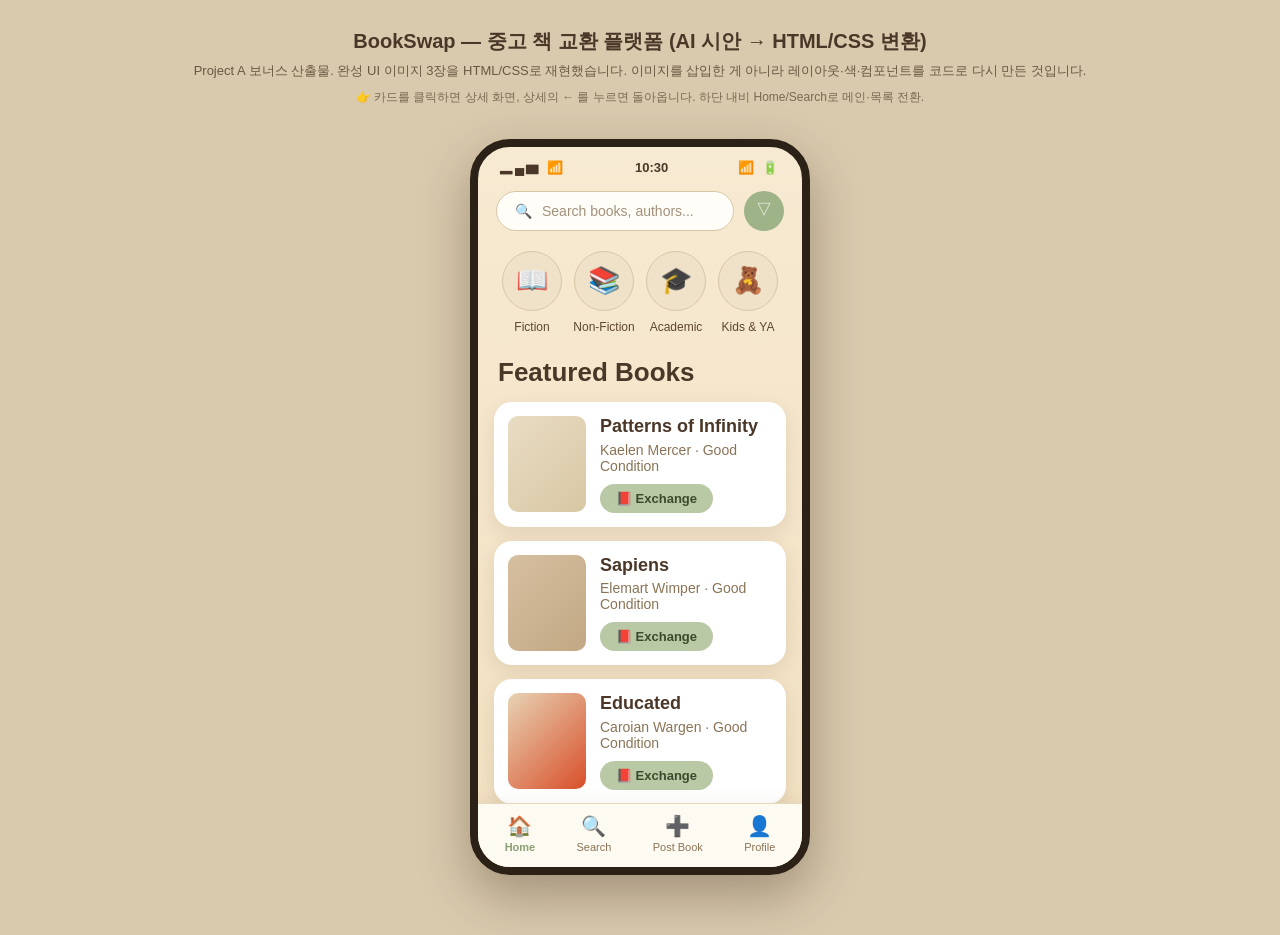
<file: codyssey/chapter-1/C1_project-A/bonus-code/index.html>
<!DOCTYPE html>
<html lang="ko">
<head>
<meta charset="UTF-8">
<meta name="viewport" content="width=device-width, initial-scale=1.0">
<title>BookSwap — AI 시안 → HTML/CSS 변환 (보너스)</title>
<!--
  Project A 보너스 — 완성 UI 시안 이미지(design/final/) 3장을 HTML/CSS 코드로 변환.
  이미지를 그대로 삽입하지 않고 레이아웃/색/컴포넌트를 CSS로 재현했습니다.
  화면 전환(메인→상세, 상세→뒤로가기 등)까지 클릭되게 만들어 프로토타입처럼 동작.
  사용 도구: Claude(Claude Code, Opus 4.8) — 이미지 3장을 입력으로 코드 생성.
-->
<style>
  :root {
    --bg-top: #f7ead2;
    --bg-bottom: #f2e0c1;
    --brown-dark: #4a3728;
    --brown: #5c4632;
    --brown-soft: #8a7355;
    --sage: #9fb389;
    --sage-deep: #8aa072;
    --card: #ffffff;
    --tag-bg: #e7ddc7;
    --shadow: 0 6px 18px rgba(90, 66, 40, 0.12);
  }
  * { box-sizing: border-box; margin: 0; padding: 0; }
  body {
    font-family: -apple-system, BlinkMacSystemFont, "Segoe UI", "Helvetica Neue", Arial, sans-serif;
    background: #d9c9ad;
    display: flex;
    flex-wrap: wrap;
    gap: 28px;
    justify-content: center;
    align-items: flex-start;
    padding: 28px 16px 60px;
    color: var(--brown-dark);
  }
  .page-note {
    width: 100%;
    max-width: 900px;
    text-align: center;
    color: #4a3728;
    margin-bottom: 4px;
  }
  .page-note h1 { font-size: 20px; margin-bottom: 6px; }
  .page-note p { font-size: 13px; color: #6b5842; line-height: 1.6; }
  .page-note .hint { margin-top: 6px; font-size: 12px; color: #7a6a52; }

  /* ---- phone frame ---- */
  .phone {
    position: relative;
    width: 340px;
    height: 736px;            /* ≈ 9:16 */
    border-radius: 40px;
    background: linear-gradient(180deg, var(--bg-top) 0%, var(--bg-bottom) 100%);
    box-shadow: 0 20px 50px rgba(60, 44, 26, 0.35);
    overflow: hidden;
    border: 8px solid #2c2116;
  }
  .screen {
    position: absolute;
    inset: 0;
    display: none;
    flex-direction: column;
    overflow-y: auto;
  }
  .screen.active { display: flex; }

  /* ---- status bar ---- */
  .statusbar {
    display: flex;
    justify-content: space-between;
    align-items: center;
    padding: 12px 22px 6px;
    font-size: 13px;
    font-weight: 600;
    color: var(--brown-dark);
    flex: 0 0 auto;
  }
  .statusbar .icons { letter-spacing: 2px; }

  /* ---- search ---- */
  .searchbar {
    display: flex;
    align-items: center;
    gap: 10px;
    margin: 8px 18px 0;
    flex: 0 0 auto;
  }
  .search-input {
    flex: 1;
    display: flex;
    align-items: center;
    gap: 10px;
    background: #fffdf8;
    border: 1.5px solid #d8c6a6;
    border-radius: 30px;
    padding: 11px 18px;
    color: #a2917a;
    font-size: 14px;
  }
  .filter-btn {
    width: 40px; height: 40px;
    border-radius: 50%;
    background: var(--sage);
    display: flex; align-items: center; justify-content: center;
    color: #fff; font-size: 16px;
    flex: 0 0 auto;
  }

  /* ---- category row ---- */
  .cats {
    display: flex;
    justify-content: space-between;
    padding: 20px 22px 4px;
    flex: 0 0 auto;
  }
  .cat { text-align: center; width: 64px; }
  .cat .circle {
    width: 60px; height: 60px;
    border-radius: 50%;
    background: #efe2c8;
    border: 1.5px solid #d8c6a6;
    display: flex; align-items: center; justify-content: center;
    font-size: 26px;
    margin: 0 auto 6px;
  }
  .cat span { font-size: 12px; color: var(--brown); }

  /* ---- filter chips ---- */
  .chips {
    display: flex;
    gap: 8px;
    padding: 16px 18px 2px;
    flex-wrap: wrap;
    flex: 0 0 auto;
  }
  .chip {
    background: var(--sage);
    color: #35422a;
    font-size: 12.5px;
    font-weight: 600;
    padding: 8px 14px;
    border-radius: 18px;
    white-space: nowrap;
  }
  .chip.alt { background: var(--tag-bg); color: #6b5842; }

  /* ---- section heading ---- */
  .section-title {
    font-size: 26px;
    font-weight: 800;
    color: var(--brown-dark);
    padding: 18px 20px 4px;
    flex: 0 0 auto;
  }

  /* ---- card list ---- */
  .list { padding: 10px 16px 100px; display: flex; flex-direction: column; gap: 14px; }
  .card {
    background: var(--card);
    border-radius: 18px;
    box-shadow: var(--shadow);
    padding: 14px;
    display: flex;
    gap: 14px;
    cursor: pointer;
    transition: transform .12s ease, box-shadow .12s ease;
  }
  .card:hover { transform: translateY(-2px); box-shadow: 0 10px 24px rgba(90,66,40,.18); }
  .cover {
    width: 78px; height: 96px;
    border-radius: 10px;
    flex: 0 0 auto;
    background-size: cover;
    background-position: center;
  }
  .card-body { flex: 1; min-width: 0; }
  .card-top { display: flex; justify-content: space-between; align-items: flex-start; gap: 8px; }
  .card-title { font-size: 18px; font-weight: 800; color: var(--brown-dark); line-height: 1.2; }
  .card-author { font-size: 14px; color: var(--brown-soft); margin-top: 4px; }
  .cond-tag {
    background: var(--sage);
    color: #35422a;
    font-size: 11px;
    font-weight: 600;
    padding: 4px 10px;
    border-radius: 12px;
    white-space: nowrap;
    flex: 0 0 auto;
  }
  .exchange-btn {
    display: inline-flex;
    align-items: center;
    gap: 6px;
    background: #b9c9a6;
    color: #3a4a2c;
    font-size: 13px;
    font-weight: 600;
    padding: 7px 16px;
    border-radius: 16px;
    margin-top: 10px;
  }

  /* ---- bottom nav ---- */
  .bottomnav {
    position: absolute;
    bottom: 0; left: 0; right: 0;
    display: flex;
    justify-content: space-around;
    align-items: center;
    background: #fdfaf2;
    border-top: 1px solid #e6d7bd;
    padding: 10px 6px 14px;
    box-shadow: 0 -4px 14px rgba(90,66,40,.06);
  }
  .nav-item {
    display: flex; flex-direction: column; align-items: center; gap: 3px;
    font-size: 11px; color: var(--brown-soft); cursor: pointer;
  }
  .nav-item .ic { font-size: 20px; }
  .nav-item.active { color: var(--sage-deep); font-weight: 700; }

  /* ---- detail screen ---- */
  .detail-header {
    display: flex;
    align-items: center;
    justify-content: center;
    position: relative;
    padding: 22px 20px 14px;
    background: #ecd9bd;
  }
  .back-btn {
    position: absolute;
    left: 18px;
    font-size: 24px;
    color: var(--brown-dark);
    cursor: pointer;
    background: none; border: none;
  }
  .detail-header h2 { font-size: 20px; color: var(--brown-dark); }
  .detail-cover-wrap {
    background: #ecd9bd;
    display: flex; justify-content: center;
    padding: 6px 0 26px;
    border-radius: 0 0 40px 40px;
  }
  .detail-cover {
    width: 150px; height: 200px;
    border-radius: 8px;
    box-shadow: 0 10px 22px rgba(74,55,40,.28);
    background: linear-gradient(160deg, #f3ead6 0%, #e9dcc2 100%);
    display: flex; flex-direction: column; justify-content: flex-start;
    padding: 18px 16px;
    position: relative;
    overflow: hidden;
  }
  .detail-cover .bt { font-size: 20px; font-weight: 800; color: #4a3728; line-height: 1.15; z-index: 2; }
  .detail-cover .art {
    position: absolute; bottom: -6px; left: 0; right: 0; height: 96px;
    background:
      radial-gradient(circle at 30% 80%, #9fb389 0 30px, transparent 31px),
      radial-gradient(circle at 70% 90%, #cdbf9f 0 26px, transparent 27px);
  }
  .detail-cover .tree { position: absolute; bottom: 8px; left: 22px; font-size: 34px; z-index: 2; }
  .detail-body { padding: 20px 22px 40px; }
  .detail-title { font-size: 26px; font-weight: 800; color: var(--brown-dark); }
  .detail-author { font-size: 16px; color: var(--brown-soft); margin: 6px 0 14px; }
  .detail-desc { font-size: 15px; color: #5c4a35; line-height: 1.5; }
  .meta-grid {
    display: grid; grid-template-columns: 1fr 1fr; gap: 12px 10px;
    margin: 20px 0;
  }
  .meta-pill {
    background: var(--tag-bg);
    border-radius: 16px;
    padding: 8px 12px;
    font-size: 13px; color: #5c4a35;
    display: flex; align-items: center; gap: 7px;
  }
  .meta-plain { font-size: 13px; color: #5c4a35; display: flex; align-items: center; gap: 7px; padding: 8px 4px; }
  .divider { height: 1px; background: #e0d0b4; margin: 6px 0 16px; }
  .poster { display: flex; align-items: center; gap: 10px; font-size: 15px; color: #5c4a35; }
  .poster .av { width: 34px; height: 34px; border-radius: 50%; background: #d9c4a4; display:flex; align-items:center; justify-content:center; font-size:18px; }
  .poster b { color: var(--brown-dark); }
  .poster-note { font-size: 14px; color: var(--brown-soft); margin: 12px 0 22px; }
  .request-btn {
    width: 100%;
    background: var(--sage);
    color: #fff;
    font-size: 16px; font-weight: 700;
    letter-spacing: .5px;
    border: none;
    border-radius: 30px;
    padding: 16px;
    cursor: pointer;
  }
  .request-btn:active { background: var(--sage-deep); }
  .toast {
    position: absolute; left: 50%; bottom: 26px; transform: translateX(-50%);
    background: #3a4a2c; color: #fff; font-size: 13px;
    padding: 10px 18px; border-radius: 20px; opacity: 0;
    transition: opacity .25s ease; pointer-events: none;
  }
  .toast.show { opacity: 1; }
</style>
</head>
<body>

<div class="page-note">
  <h1>BookSwap — 중고 책 교환 플랫폼 (AI 시안 → HTML/CSS 변환)</h1>
  <p>Project A 보너스 산출물. 완성 UI 이미지 3장을 HTML/CSS로 재현했습니다. 이미지를 삽입한 게 아니라 레이아웃·색·컴포넌트를 코드로 다시 만든 것입니다.</p>
  <p class="hint">👉 카드를 클릭하면 상세 화면, 상세의 ← 를 누르면 돌아옵니다. 하단 내비 Home/Search로 메인·목록 전환.</p>
</div>

<!-- =============== PHONE =============== -->
<div class="phone">

  <!-- ============ SCREEN 1: MAIN ============ -->
  <section class="screen active" id="screen-main">
    <div class="statusbar"><span class="icons">▂▄▆ 📶</span><span>10:30</span><span class="icons">📶 🔋</span></div>

    <div class="searchbar">
      <div class="search-input"><span>🔍</span><span>Search books, authors...</span></div>
      <div class="filter-btn">▽</div>
    </div>

    <div class="cats">
      <div class="cat"><div class="circle">📖</div><span>Fiction</span></div>
      <div class="cat"><div class="circle">📚</div><span>Non-Fiction</span></div>
      <div class="cat"><div class="circle">🎓</div><span>Academic</span></div>
      <div class="cat"><div class="circle">🧸</div><span>Kids &amp; YA</span></div>
    </div>

    <div class="section-title">Featured Books</div>

    <div class="list">
      <div class="card" onclick="showDetail()">
        <div class="cover" style="background:linear-gradient(135deg,#e9dcc3,#d8c7a4);"></div>
        <div class="card-body">
          <div class="card-title">Patterns of Infinity</div>
          <div class="card-author">Kaelen Mercer · Good Condition</div>
          <span class="exchange-btn">📕 Exchange</span>
        </div>
      </div>
      <div class="card" onclick="showDetail()">
        <div class="cover" style="background:linear-gradient(135deg,#d6bfa0,#c2a884);"></div>
        <div class="card-body">
          <div class="card-title">Sapiens</div>
          <div class="card-author">Elemart Wimper · Good Condition</div>
          <span class="exchange-btn">📕 Exchange</span>
        </div>
      </div>
      <div class="card" onclick="showDetail()">
        <div class="cover" style="background:linear-gradient(135deg,#e7d3b4,#d94f2a);"></div>
        <div class="card-body">
          <div class="card-title">Educated</div>
          <div class="card-author">Caroian Wargen · Good Condition</div>
          <span class="exchange-btn">📕 Exchange</span>
        </div>
      </div>
      <div class="card" onclick="showDetail()">
        <div class="cover" style="background:linear-gradient(135deg,#2c3550,#101526);"></div>
        <div class="card-body">
          <div class="card-title">The Pictures</div>
          <div class="card-author">— · Good Condition</div>
          <span class="exchange-btn">📕 Exchange</span>
        </div>
      </div>
    </div>

    <nav class="bottomnav">
      <div class="nav-item active"><span class="ic">🏠</span>Home</div>
      <div class="nav-item" onclick="showList()"><span class="ic">🔍</span>Search</div>
      <div class="nav-item"><span class="ic">➕</span>Post Book</div>
      <div class="nav-item"><span class="ic">👤</span>Profile</div>
    </nav>
  </section>

  <!-- ============ SCREEN 2: LIST ============ -->
  <section class="screen" id="screen-list">
    <div class="statusbar"><span class="icons">▂▄▆ 📶</span><span>10:30</span><span class="icons">📶 🔋</span></div>

    <div class="searchbar">
      <div class="search-input"><span>🔍</span><span>Search books, authors...</span></div>
      <div class="filter-btn">▽</div>
    </div>

    <div class="chips">
      <span class="chip">Genre: All</span>
      <span class="chip">Region: Nearby</span>
      <span class="chip alt">Condition: Any</span>
    </div>

    <div class="list">
      <div class="card" onclick="showDetail()">
        <div class="cover" style="background:linear-gradient(135deg,#c8722f,#2f7d86);"></div>
        <div class="card-body">
          <div class="card-top"><div class="card-title">Patterns of Resonance</div><span class="cond-tag">Like New</span></div>
          <div class="card-author">Alistair Grey</div>
          <span class="exchange-btn">📕 Exchange</span>
        </div>
      </div>
      <div class="card" onclick="showDetail()">
        <div class="cover" style="background:linear-gradient(135deg,#8f86c9,#b6a7d8);"></div>
        <div class="card-body">
          <div class="card-top"><div class="card-title">Echoes of the Machine</div><span class="cond-tag">Good</span></div>
          <div class="card-author">Sylvia Vance</div>
          <span class="exchange-btn">📕 Exchange</span>
        </div>
      </div>
      <div class="card" onclick="showDetail()">
        <div class="cover" style="background:linear-gradient(160deg,#8b93a6,#5a6270);"></div>
        <div class="card-body">
          <div class="card-top"><div class="card-title">Whispers of the Sand</div><span class="cond-tag">Acceptable</span></div>
          <div class="card-author">Kaelen Chen</div>
          <span class="exchange-btn">📕 Exchange</span>
        </div>
      </div>
      <div class="card" onclick="showDetail()">
        <div class="cover" style="background:linear-gradient(135deg,#e0b48c,#7fae9e);"></div>
        <div class="card-body">
          <div class="card-top"><div class="card-title">A Distant Whisper</div><span class="cond-tag">Good</span></div>
          <div class="card-author">Anya Petrova</div>
          <span class="exchange-btn">📕 Exchange</span>
        </div>
      </div>
      <div class="card" onclick="showDetail()">
        <div class="cover" style="background:linear-gradient(135deg,#d8a24a,#3a2c1c);"></div>
        <div class="card-body">
          <div class="card-top"><div class="card-title">The Fractured Code</div><span class="cond-tag">Good</span></div>
          <div class="card-author">—</div>
          <span class="exchange-btn">📕 Exchange</span>
        </div>
      </div>
    </div>

    <nav class="bottomnav">
      <div class="nav-item" onclick="showMain()"><span class="ic">🏠</span>Home</div>
      <div class="nav-item active"><span class="ic">🔍</span>Search</div>
      <div class="nav-item"><span class="ic">➕</span>Post Book</div>
      <div class="nav-item"><span class="ic">👤</span>Profile</div>
    </nav>
  </section>

  <!-- ============ SCREEN 3: DETAIL ============ -->
  <section class="screen" id="screen-detail">
    <div class="detail-header">
      <button class="back-btn" onclick="showMain()">←</button>
      <h2>Book Detail</h2>
    </div>

    <div class="detail-cover-wrap">
      <div class="detail-cover">
        <div class="bt">The<br>Whispering<br>Woods</div>
        <div class="art"></div>
        <div class="tree">🌲</div>
      </div>
    </div>

    <div class="detail-body">
      <div class="detail-title">The Whispering Woods</div>
      <div class="detail-author">By Eleanor Vance</div>
      <p class="detail-desc">A captivating story about a hidden forest and its secrets. Hardcover. Good condition.</p>

      <div class="meta-grid">
        <div class="meta-pill">👍 Condition: Good</div>
        <div class="meta-pill">📍 Location: Seattle, WA</div>
        <div class="meta-plain">🎨 Genre: Fantasy</div>
        <div class="meta-plain">📅 Year: 2021</div>
      </div>

      <div class="divider"></div>

      <div class="poster"><span class="av">👤</span><span>Posted by: <b>Sarah M.</b></span></div>
      <p class="poster-note">Looking to exchange for classic fiction.</p>

      <button class="request-btn" onclick="showToast()">REQUEST EXCHANGE</button>
    </div>
  </section>

  <div class="toast" id="toast">교환 신청이 전송되었습니다 ✔</div>
</div>

<script>
  function activate(id) {
    document.querySelectorAll('.screen').forEach(s => s.classList.remove('active'));
    document.getElementById(id).classList.add('active');
  }
  function showMain()   { activate('screen-main'); }
  function showList()   { activate('screen-list'); }
  function showDetail() { activate('screen-detail'); }
  function showToast() {
    const t = document.getElementById('toast');
    t.classList.add('show');
    setTimeout(() => t.classList.remove('show'), 1600);
  }
</script>
</body>
</html>
</file>
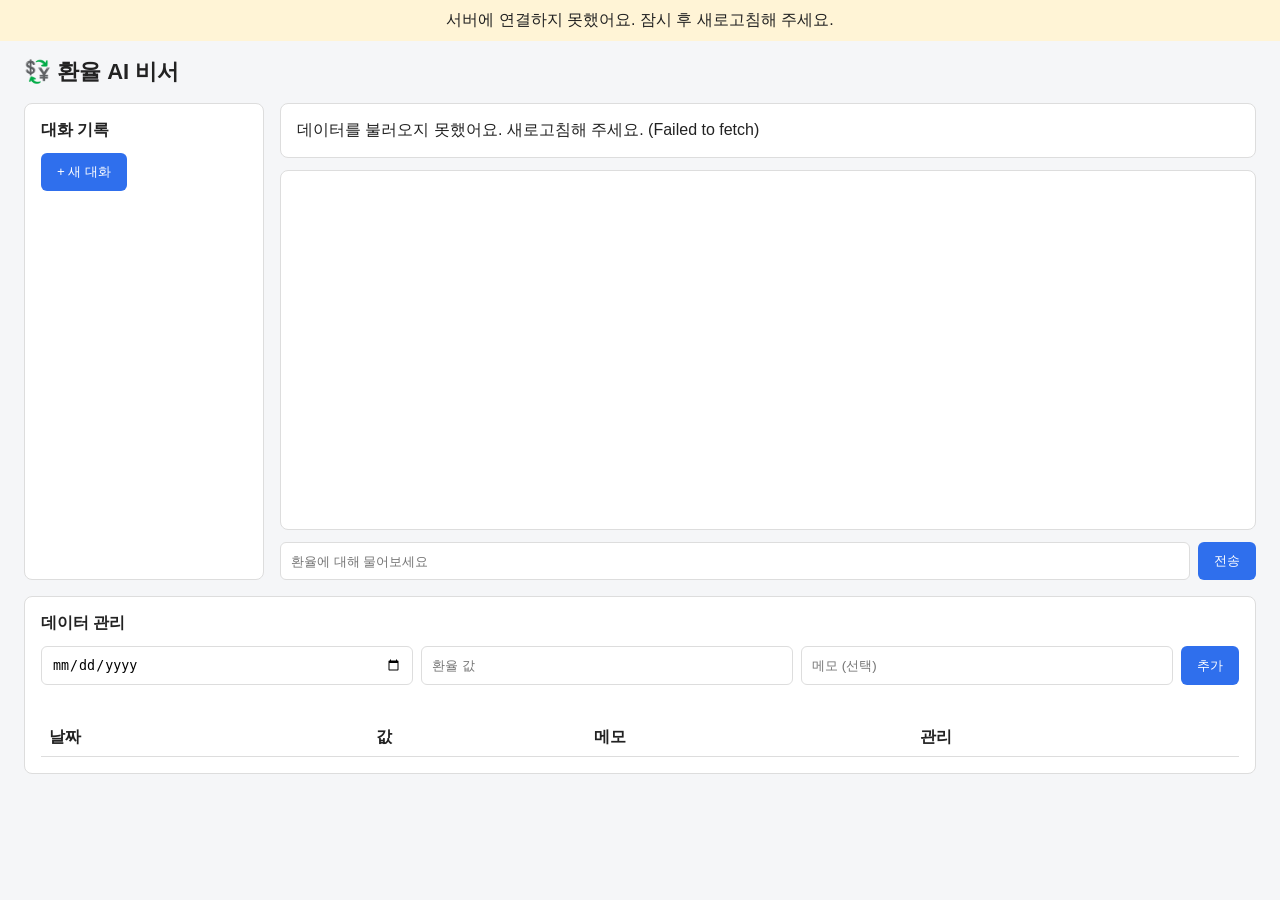
<file: codyssey/chapter-3/C3_mission-02/frontend/index.html>
<!DOCTYPE html>
<html lang="ko">
<head>
  <meta charset="UTF-8">  <!-- 한글이 깨지지 않게 UTF-8 지정 -->
  <meta name="viewport" content="width=device-width, initial-scale=1.0">  <!-- 휴대폰 화면 폭에 맞춤 -->
  <title>환율 AI 비서</title>
  <link rel="stylesheet" href="style.css">  <!-- 디자인 파일(style.css) 연결 -->
</head>
<body>
  <!-- 콜드스타트 안내: 무료 서버가 잠들어 있으면 첫 응답까지 1분 가까이 걸릴 수 있음 -->
  <div id="server-status" class="banner">서버를 깨우는 중입니다... 무료 서버라 첫 접속은 최대 1분 정도 걸릴 수 있어요.</div>

  <header>
    <h1>💱 환율 AI 비서</h1>
  </header>

  <main>
    <!-- 왼쪽: 대화 기록 목록 -->
    <aside id="history">
      <h2>대화 기록</h2>
      <button id="new-chat-btn">+ 새 대화</button>  <!-- 화면을 비우고 새 대화 시작 -->
      <ul id="conversation-list"></ul>              <!-- JS가 대화 목록을 채워 넣을 빈 자리 -->
    </aside>

    <!-- 오른쪽: 데이터 요약 + 채팅 -->
    <section id="chat-area">
      <div id="summary" class="card">요약을 불러오는 중...</div>  <!-- 기간·개수·평균·추세 표시 자리 -->
      <div id="messages"></div>                                   <!-- 말풍선이 쌓이는 자리 -->
      <div id="loading" class="hidden">AI가 답변을 작성하는 중...</div>  <!-- 로딩 표시(평소엔 숨김) -->
      <form id="chat-form">
        <input id="chat-input" type="text" placeholder="환율에 대해 물어보세요" required>  <!-- required: 비어 있으면 전송 안 됨 -->
        <button type="submit">전송</button>
      </form>
    </section>
  </main>

  <!-- 아래: 데이터 관리(추가 + 목록 + 수정/삭제) -->
  <section id="data-area" class="card">
    <h2>데이터 관리 <small id="data-count"></small></h2>  <!-- 개수는 JS가 채움 -->
    <form id="data-form">
      <input id="data-date" type="date" required>                                        <!-- 날짜 선택 칸 -->
      <input id="data-value" type="number" step="0.01" placeholder="환율 값" required>  <!-- 숫자만 입력 가능 -->
      <input id="data-memo" type="text" placeholder="메모 (선택)">                       <!-- 비워도 됨 -->
      <button type="submit">추가</button>
    </form>
    <p id="data-status" class="status"></p>  <!-- 저장/수정/삭제 결과 안내 문구 -->
    <div id="data-table-wrap">  <!-- 행이 많아도 이 영역 안에서만 스크롤 -->
      <table>
        <thead><tr><th>날짜</th><th>값</th><th>메모</th><th>관리</th></tr></thead>
        <tbody id="data-list"></tbody>  <!-- JS가 데이터 행을 채워 넣을 빈 자리 -->
      </table>
    </div>
  </section>

  <script src="config.js"></script>  <!-- 백엔드 주소 설정(Vercel에서는 환경변수로 다시 생성) -->
  <script src="app.js"></script>     <!-- 화면 동작 코드 -->
</body>
</html>
</file>
<file: codyssey/chapter-3/C3_mission-02/frontend/style.css>
/* 색은 변수로 한곳에 모아 둠 → 나중에 다크 모드(보너스)는 이 값만 바꾸면 됨 */
:root {
  --bg: #f5f6f8;      /* 페이지 배경 */
  --card: #ffffff;    /* 카드 배경 */
  --text: #222222;    /* 기본 글자색 */
  --accent: #2f6fed;  /* 강조색(버튼, 내 말풍선) */
  --border: #dddddd;  /* 테두리 */
}

* { box-sizing: border-box; }  /* 폭 계산에 여백·테두리를 포함 → 칸 크기가 예측대로 나옴 */

body { margin: 0; font-family: "Malgun Gothic", sans-serif; background: var(--bg); color: var(--text); }
header { padding: 16px 24px; }
h1 { margin: 0; font-size: 22px; }
h2 { margin: 0 0 12px; font-size: 16px; }

.banner { background: #fff4d6; padding: 10px 24px; text-align: center; }  /* 서버 깨우기 안내 띠 */
.hidden { display: none; }  /* JS가 이 이름표를 붙였다 뗐다 하며 보이기/숨기기 */
.card { background: var(--card); border: 1px solid var(--border); border-radius: 8px; padding: 16px; }

/* 왼쪽 대화 목록(240px) + 오른쪽 채팅(남은 폭 전부) 2단 배치 */
main { display: grid; grid-template-columns: 240px 1fr; gap: 16px; padding: 0 24px; }

#history { background: var(--card); border: 1px solid var(--border); border-radius: 8px; padding: 16px; }
#conversation-list { list-style: none; margin: 12px 0 0; padding: 0; }
#conversation-list li { padding: 8px; border-radius: 6px; cursor: pointer; }
#conversation-list li:hover { background: var(--bg); }  /* 마우스를 올리면 배경색이 바뀜 */

#chat-area { display: flex; flex-direction: column; gap: 12px; }
#messages { height: 360px; overflow-y: auto; background: var(--card); border: 1px solid var(--border); border-radius: 8px; padding: 16px; }  /* 넘치면 스크롤 */

.msg { max-width: 75%; margin-bottom: 10px; padding: 10px 14px; border-radius: 12px; white-space: pre-wrap; }  /* pre-wrap: AI 답변의 줄바꿈 유지 */
.msg.user { margin-left: auto; background: var(--accent); color: #fff; }  /* 내 말풍선은 오른쪽 */
.msg.assistant { background: var(--bg); }                                  /* AI 말풍선은 왼쪽 */

form { display: flex; gap: 8px; }
input { flex: 1; padding: 10px; border: 1px solid var(--border); border-radius: 6px; }
button { padding: 10px 16px; border: none; border-radius: 6px; background: var(--accent); color: #fff; cursor: pointer; }

#data-area { margin: 16px 24px 24px; }
#data-table-wrap { max-height: 320px; overflow-y: auto; margin-top: 12px; }  /* 281개 행도 이 안에서만 스크롤 */
#data-area table { width: 100%; border-collapse: collapse; }
#data-area th, #data-area td { padding: 8px; border-bottom: 1px solid var(--border); text-align: left; }
#data-list button { padding: 4px 10px; font-size: 13px; }

/* ── app.js가 만들어 넣는 요소들의 디자인 ── */
#conversation-list li { position: relative; display: flex; flex-direction: column; gap: 2px; padding-right: 28px; }
#conversation-list li.active { background: var(--bg); font-weight: bold; }  /* 지금 보고 있는 대화 */
#conversation-list li.empty { color: #888; cursor: default; }
#conversation-list small { color: #888; font-weight: normal; font-size: 12px; }
.conv-title { overflow: hidden; text-overflow: ellipsis; white-space: nowrap; }  /* 긴 제목은 … 으로 자름 */
.conv-del { position: absolute; top: 6px; right: 4px; padding: 0 6px; background: transparent; color: #999; font-size: 16px; }
.conv-del:hover { color: #e5484d; }

#loading { color: #888; font-size: 14px; }
button:disabled, input:disabled { opacity: 0.6; cursor: not-allowed; }  /* 로딩 중 비활성화 표시 */

#data-count { color: #888; font-weight: normal; }
.status { min-height: 1em; margin: 8px 0 0; font-size: 14px; color: #1a7f37; }  /* 저장 결과(성공=초록) */
.status.error { color: #e5484d; }                                                /* 실패=빨강 */
#data-list .del { background: #e5484d; }

/* 화면 폭이 좁으면(휴대폰) 2단을 1단으로 */
@media (max-width: 720px) {
  main { grid-template-columns: 1fr; }
}
</file>
